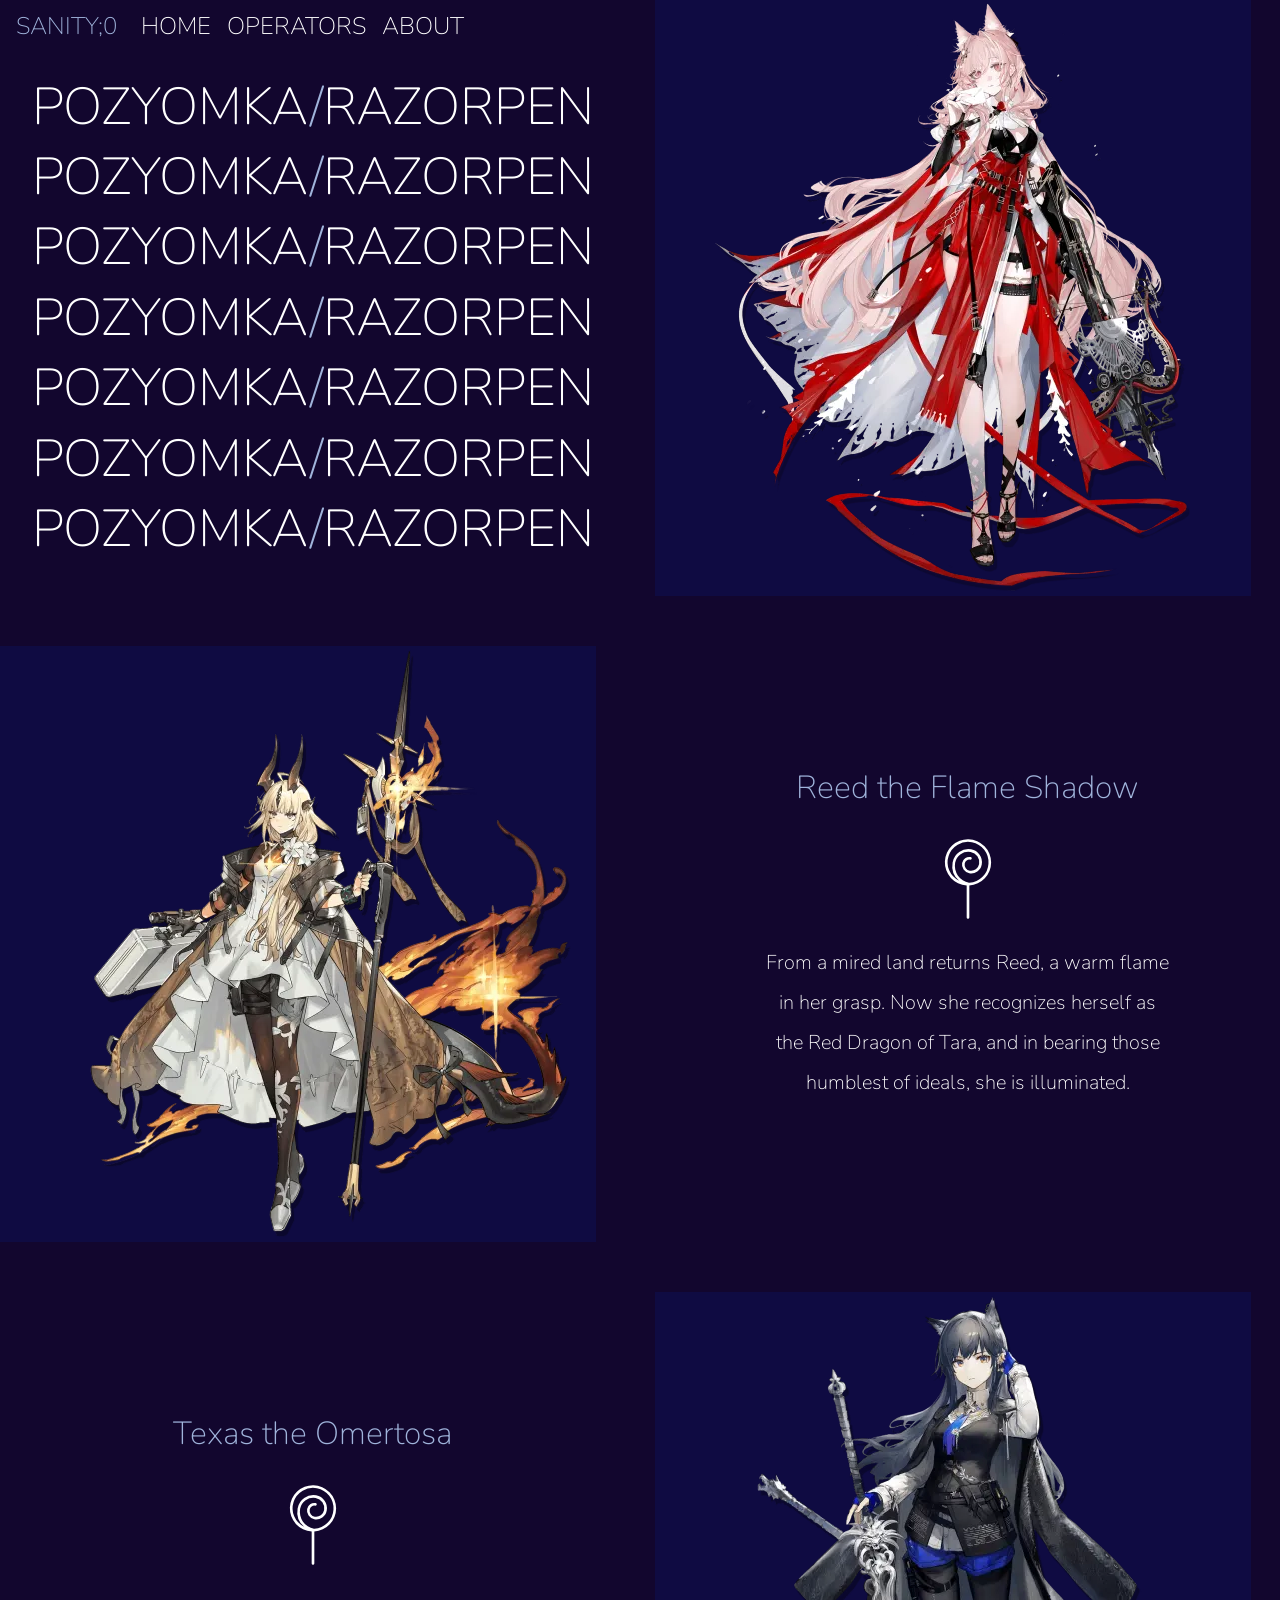
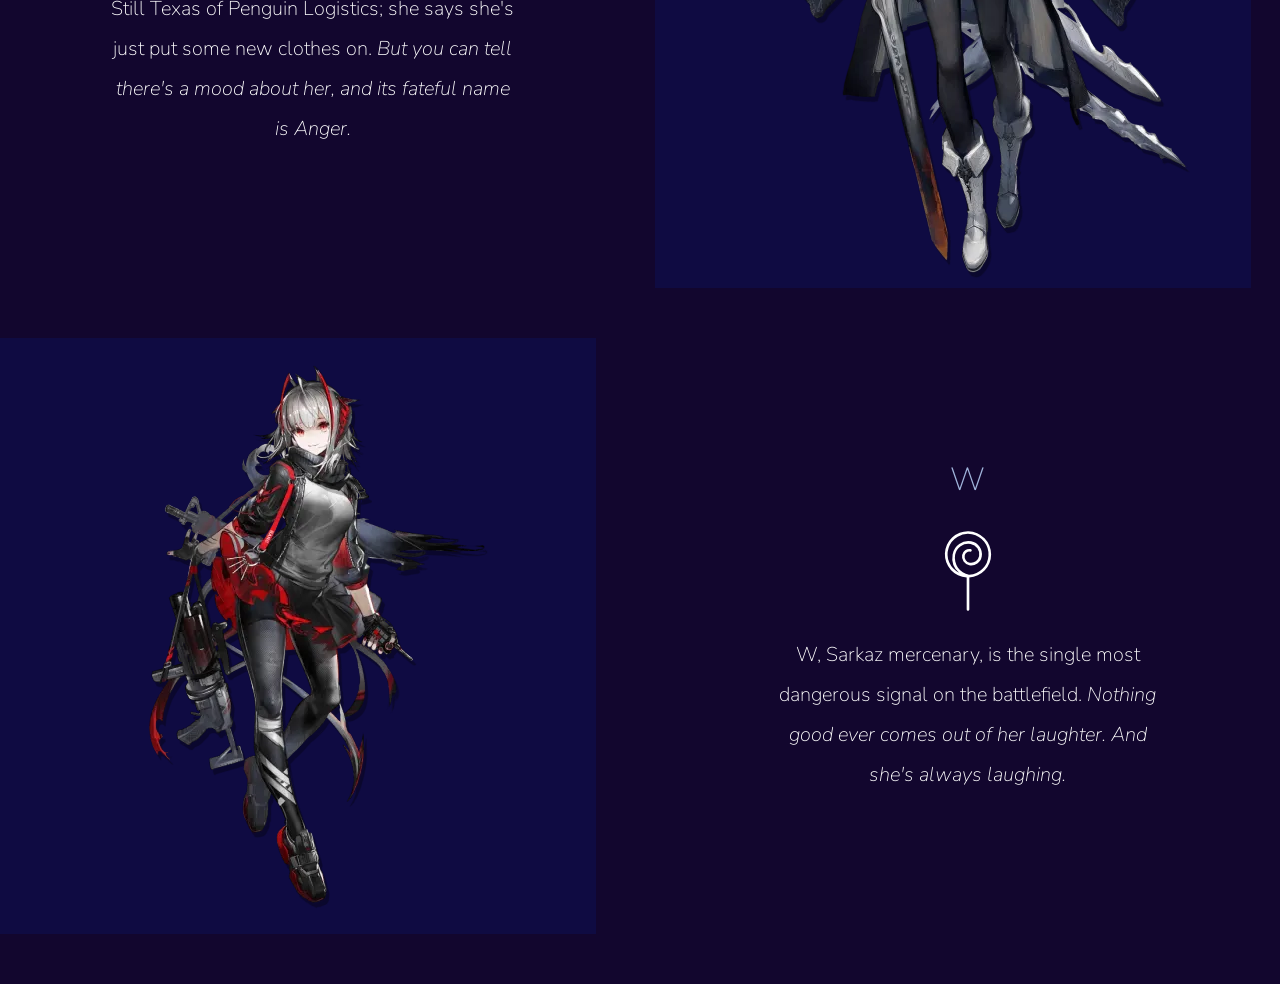
<file: index.html>
<!DOCTYPE html>
<html lang="en">
<head>
    <meta charset="utf-8">
    <meta name="viewport" content="width=device-width, initial-scale=1.0, shrink-to-fit=no">
    <title>the Simp Gallery</title>
    <link rel="preconnect" href="https://fonts.googleapis.com">
    <link rel="preconnect" href="https://fonts.gstatic.com" crossorigin>
    <link href="https://fonts.googleapis.com/css2?family=Nunito:wght@200;300;400;700&display=swap" rel="stylesheet">
    <link rel="stylesheet" href="https://stackpath.bootstrapcdn.com/bootstrap/4.1.3/css/bootstrap.min.css" integrity="sha384-MCw98/SFnGE8fJT3GXwEOngsV7Zt27NXFoaoApmYm81iuXoPkFOJwJ8ERdknLPMO" crossorigin="anonymous">
    <link rel="stylesheet" href="ahh.css">

</head>
<body>
    <nav id="mainNavbar" class="navbar navbar-dark navbar-expand-md py-0 fixed-top">
        <a href="#" class="navbar-brand">SANITY;0</a>
        <button class="navbar-toggler" data-toggle="collapse" data-target="#navLinks" aria-label="Toggle navigation">
            <span class="navbar-toggler-icon"></span>
        </button>
        <div class="collapse navbar-collapse" id="navLinks">
            <ul class="navbar-nav">
                <li class="nav-item">
                    <a href="a" class="nav-link">HOME</a>
                </li>
                <li class="nav-item">
                    <a href="a" class="nav-link">OPERATORS</a>
                </li>
                <li class="nav-item">
                    <a href="a" class="nav-link">ABOUT</a>
                </li>
            </ul>
        </div>
    </nav>
    <section class="container-fluid px-0">
        <div class="row align-items-center">
            <div class="col-lg-6">
                <div id="headingGroup" class="text-white text-center d-none d-lg-block mt-5">
                    <h1 class="">POZYOMKA<span>/</span>RAZORPEN</h1>
                    <h1 class="">POZYOMKA<span>/</span>RAZORPEN</h1>
                    <h1 class="">POZYOMKA<span>/</span>RAZORPEN</h1>
                    <h1 class="">POZYOMKA<span>/</span>RAZORPEN</h1>
                    <h1 class="">POZYOMKA<span>/</span>RAZORPEN</h1>
                    <h1 class="">POZYOMKA<span>/</span>RAZORPEN</h1>
                    <h1 class="">POZYOMKA<span>/</span>RAZORPEN</h1>
                </div>
            </div>
            <div class="col-lg-6">
                <img class="img-fluid imgbg" src="imgs/char_pozy.png" alt="wife#1">
            </div>
        </div>
    </section>

    <section class="container-fluid px-0">
        <div class="row align-items-center content-reed">
            <div class="col-md-6 order-2 order-md-1">
                <img src="imgs/char_reed.png" alt="wife#2" class="img-fluid imgbg">
            </div>
            <div class="col-md-6 text-center order-1 order-md-2">
                <div class="row justify-content-center">
                    <div class="col-10 col-lg-8 content-about mb-5 mb-md-0">
                        <h2>Reed the Flame Shadow</h2>
                        <img src="imgs/lolli_icon.png" alt="" class="d-none d-lg-inline">
                        <p class="lead">From a mired land returns Reed, a warm flame in her grasp. Now she recognizes herself as the Red Dragon of Tara, and in bearing those
                            humblest of ideals, she is illuminated.
                        </p>
                    </div>
                </div>
            </div>
        </div>

        <div class="row align-items-center content-reed">
            <div class="col-md-6 text-center">
                <div class="row justify-content-center">
                    <div class="col-10 col-lg-8 content-about mb-5 mb-md-0">
                        <h2>Texas the Omertosa</h2>
                        <img src="imgs/lolli_icon.png" alt="" class="d-none d-lg-inline">
                        <p class="lead">Still Texas of Penguin Logistics; she says she's just put some new clothes on. <span>But you can tell there's a mood about her,
                            and its fateful name is Anger.</span>
                        </p>
                    </div>
                </div>
            </div>
            <div class="col-md-6">
                <img src="imgs/char_texas.png" alt="wife#3" class="img-fluid imgbg">
            </div>
        </div>

        <div class="row align-items-center content-reed">
            <div class="col-md-6 order-2 order-md-1">
                <img src="imgs/char_w.png" alt="wife#4" class="img-fluid imgbg">
            </div>
            <div class="col-md-6 text-center order-1 order-md-2">
                <div class="row justify-content-center">
                    <div class="col-10 col-lg-8 content-about mb-5 mb-md-0">
                        <h2>W</h2>
                        <img src="imgs/lolli_icon.png" alt="" class="d-none d-lg-inline">
                        <p class="lead">W, Sarkaz mercenary, is the single most dangerous signal on the battlefield. <span>Nothing good ever comes out of her laughter. And she's always laughing.</span>
                        </p>
                    </div>
                </div>
            </div>
        </div>
    </section>

    <script src="https://code.jquery.com/jquery-3.3.1.slim.min.js" integrity="sha384-q8i/X+965DzO0rT7abK41JStQIAqVgRVzpbzo5smXKp4YfRvH+8abtTE1Pi6jizo" crossorigin="anonymous"></script>
    <script src="https://cdnjs.cloudflare.com/ajax/libs/popper.js/1.14.3/umd/popper.min.js" integrity="sha384-ZMP7rVo3mIykV+2+9J3UJ46jBk0WLaUAdn689aCwoqbBJiSnjAK/l8WvCWPIPm49" crossorigin="anonymous"></script>
    <script src="https://stackpath.bootstrapcdn.com/bootstrap/4.1.3/js/bootstrap.min.js" integrity="sha384-ChfqqxuZUCnJSK3+MXmPNIyE6ZbWh2IMqE241rYiqJxyMiZ6OW/JmZQ5stwEULTy" crossorigin="anonymous"></script>

    <script>
        $(function () {
            $(document).scroll(function () {
                var $nav = $("#mainNavbar");
                $nav.toggleClass("scrolled", $(this).scrollTop() > $nav.height());
            });
        });
    </script>
</body>
</html>
</file>
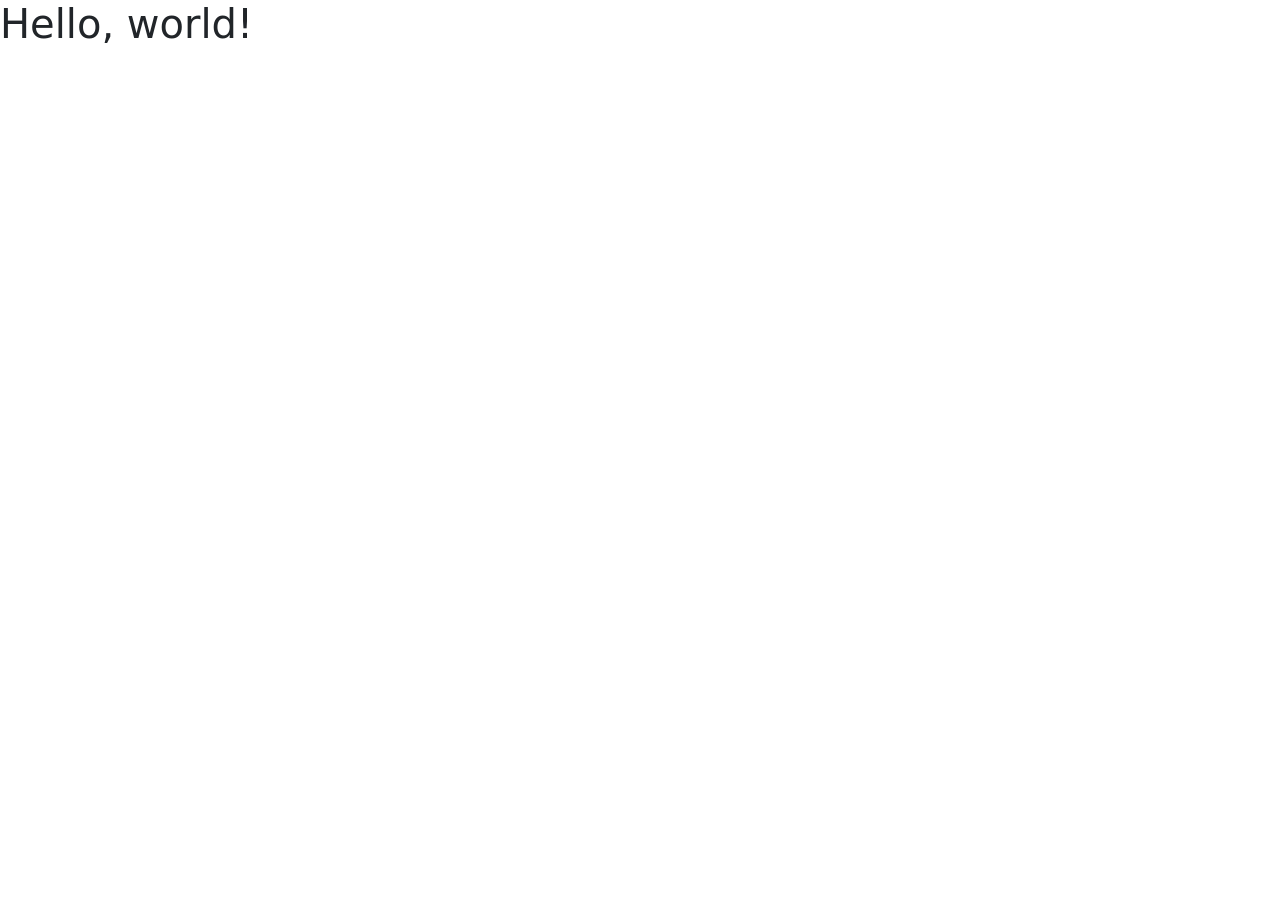
<file: bootstrap5.3.1_tweaking_later.html>
<!doctype html>
<html lang="en">
  <head>
    <meta charset="utf-8">
    <meta name="viewport" content="width=device-width, initial-scale=1">
    <title>Bootstrap demo</title>

    <link href="https://cdn.jsdelivr.net/npm/bootstrap@5.3.1/dist/css/bootstrap.min.css" rel="stylesheet" integrity="sha384-4bw+/aepP/YC94hEpVNVgiZdgIC5+VKNBQNGCHeKRQN+PtmoHDEXuppvnDJzQIu9" crossorigin="anonymous">

  </head>
  <body>
    <h1>Hello, world!</h1>



    <script src="https://cdn.jsdelivr.net/npm/bootstrap@5.3.1/dist/js/bootstrap.bundle.min.js" integrity="sha384-HwwvtgBNo3bZJJLYd8oVXjrBZt8cqVSpeBNS5n7C8IVInixGAoxmnlMuBnhbgrkm" crossorigin="anonymous"></script>
    <script src="https://cdn.jsdelivr.net/npm/@popperjs/core@2.11.8/dist/umd/popper.min.js" integrity="sha384-I7E8VVD/ismYTF4hNIPjVp/Zjvgyol6VFvRkX/vR+Vc4jQkC+hVqc2pM8ODewa9r" crossorigin="anonymous"></script>
    <script src="https://cdn.jsdelivr.net/npm/bootstrap@5.3.1/dist/js/bootstrap.min.js" integrity="sha384-Rx+T1VzGupg4BHQYs2gCW9It+akI2MM/mndMCy36UVfodzcJcF0GGLxZIzObiEfa" crossorigin="anonymous"></script>
  </body>
</html>
</file>
<file: ahh.css>
body {
    background: #12062e;
    font-family: "Nunito", sans-serif;
}

.content-about h2 {
    color: #a0b4db;
    font-weight: 100;
}

.content-about p {
    color: white;
    font-weight: 100;
    font-size: 1.25rem;
    line-height: 2;
}

.content-reed {
    margin-top: 50px;
    margin-bottom: 50px;
}

.lead span {
    font-style: italic;
}

#mainNavbar {
    font-size: 1.5rem;
    font-weight: 100;
}

#mainNavbar .nav-link {
    color: white;
}

#mainNavbar .nav-link:hover {
    color: #a0b4db;
}

#mainNavbar .navbar-brand {
    color: #a0b4db;
    font-size: 1.5rem;
}

#headingGroup span {
    color: #a0b4db;
}

#headingGroup h1 {
    font-weight: 100;
    font-size: 3.25rem;
}

.imgbg {
    background: #0f0b42;
}

.navbar.scrolled {
    background: rgb(3,12,26);
    transition: background 250ms;
}

@media (max-width: 1200px) {
    #headingGroup h1 {
        font-weight: 100;
        font-size: 2.6rem;
    }
}
</file>
